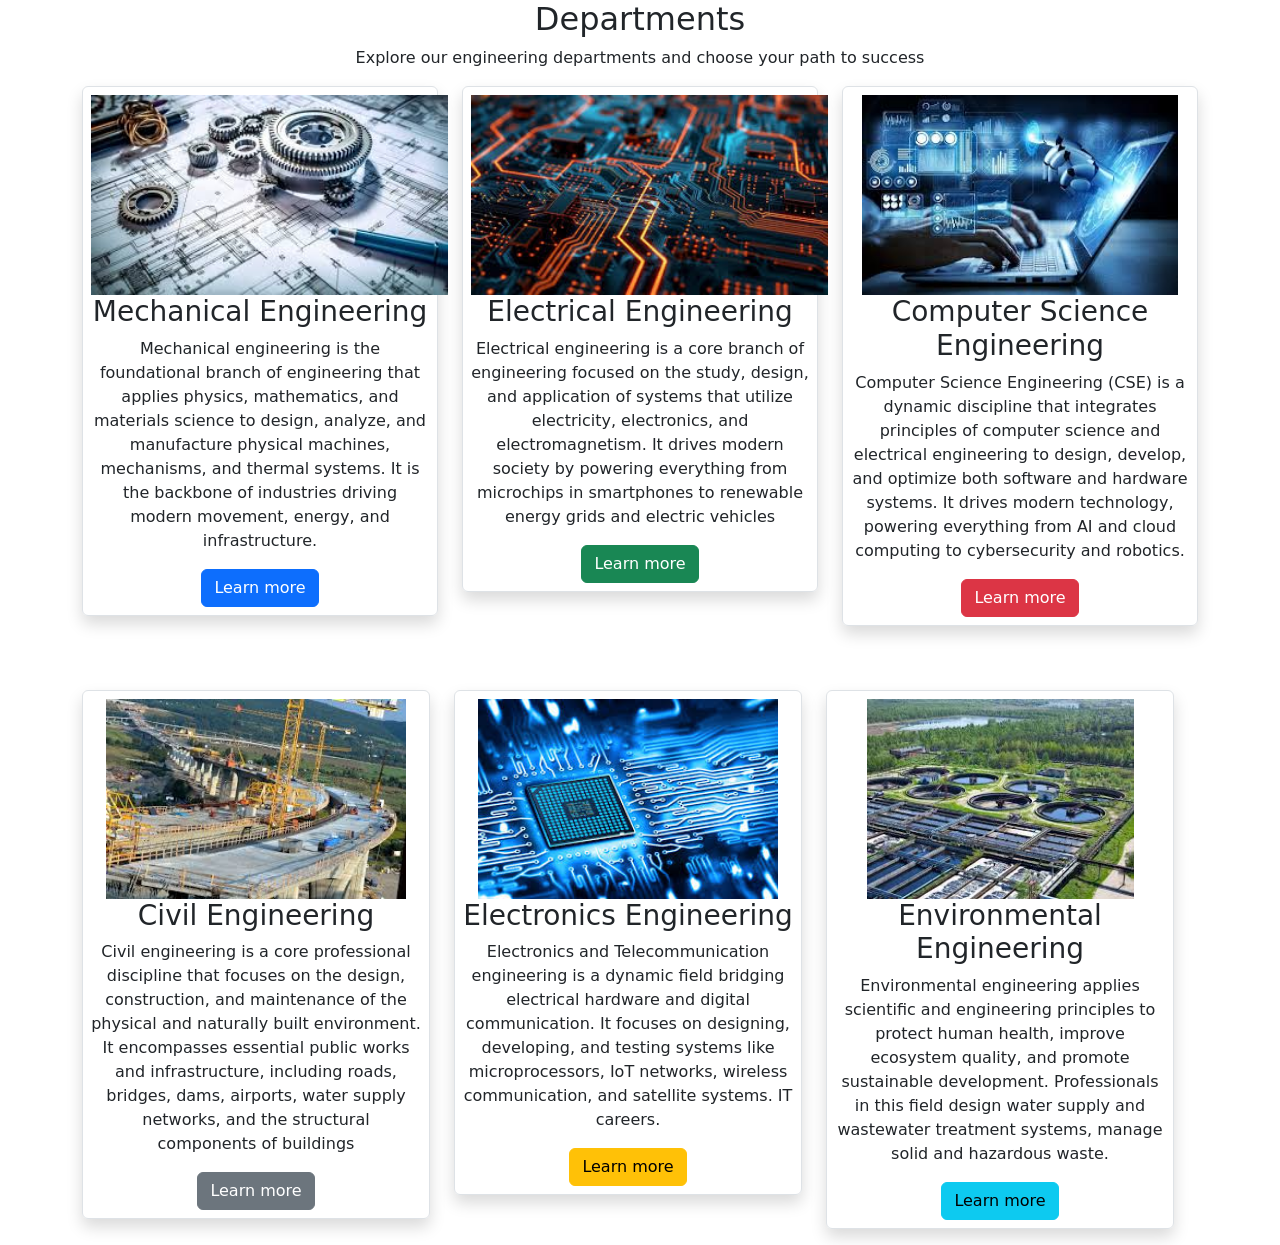
<file: Department.html>
<!DOCTYPE html>
<html lang="en">

<head>
    <meta charset="UTF-8">
    <meta name="viewport" content="width=device-width, initial-scale=1.0">
    <title>Document</title>
    <!-- Latest compiled and minified CSS -->
    <link href="https://cdn.jsdelivr.net/npm/bootstrap@5.3.8/dist/css/bootstrap.min.css" rel="stylesheet">

    <!-- Latest compiled JavaScript -->
    <script src="https://cdn.jsdelivr.net/npm/bootstrap@5.3.8/dist/js/bootstrap.bundle.min.js"></script>

</head>

<body>
    <center>
        <h2>Departments</h2>
        <p>Explore our engineering departments and choose your path to success</p>
    </center>

    <div class="container">
        <div class="row">


            <div class="col-lg-4 mb-3">
                <div class="border p-2 text-center shadow rounded">
                    <img src="image/mech.jpg" height="200">
                    <h3>Mechanical Engineering</h3>
                    <p>Mechanical engineering is the foundational branch of engineering that applies physics,
                        mathematics, and materials science to design, analyze, and manufacture physical machines,
                        mechanisms, and thermal systems. It is the backbone of industries driving modern movement,
                        energy, and infrastructure.</p>
                        <button type="button" class="btn btn-primary" class="btn btn-link">Learn more</button>
            

                </div>
            </div>
            <div class="col-lg-4 mb-3">
                <div class="border p-2 text-center shadow rounded">
                    <img src="image/electrical.jpg" height="200">
                    <h3>Electrical Engineering</h3>
                    <p>Electrical engineering is a core branch of engineering focused on the study, design, and
                        application of systems that utilize electricity, electronics, and electromagnetism. It drives
                        modern society by powering everything from microchips in smartphones to renewable energy grids
                        and electric vehicles</p>
                        <button type="button"  class="btn btn-success" class="btn btn-link">Learn more</button>
                        

                </div>
            </div>
            <div class="col-lg-4 mb-3">
                <div class="border p-2 text-center shadow rounded">
                    <img src="image/comp.jpg" height="200">
                    <h3>Computer Science Engineering</h3>
                    <p>Computer Science Engineering (CSE) is a dynamic discipline that integrates principles of computer
                        science and electrical engineering to design, develop, and optimize both software and hardware
                        systems. It drives modern technology, powering everything from AI and cloud computing to
                        cybersecurity and robotics.</p>
                        <button type="button"  class="btn btn-danger" class="btn btn-link">Learn more</button>
                         

                </div>
            </div>
            <div class="row mt-5">
                <div class="col-lg-4 mb-3">
                    <div class="border p-2 text-center shadow rounded">
                        <img src="image/civil.jpg" height="200">
                        <h3>Civil Engineering</h3>
                        <p>Civil engineering is a core professional discipline that focuses on the design, construction,
                            and maintenance of the physical and naturally built environment. It encompasses essential
                            public works and infrastructure, including roads, bridges, dams, airports, water supply
                            networks, and the structural components of buildings</p>
                            <button type="button"  class="btn btn-secondary"  class="btn btn-link">Learn more</button>
                            

                    </div>
                </div>
                <div class="col-lg-4 mb-3">
                    <div class="border p-2 text-center shadow rounded">
                        <img src="image/ej.jpg" height="200">
                        <h3>Electronics Engineering</h3>
                        <p>Electronics and Telecommunication engineering is a dynamic field bridging electrical
                            hardware and digital communication. It focuses on designing, developing, and testing systems
                            like microprocessors, IoT networks, wireless communication, and satellite systems. IT
                            careers.</p>
                             <button type="button"  class="btn btn-warning" class="btn btn-link">Learn more</button>


                    </div>
                </div>
                <div class="col-lg-4 mb-3">
                    <div class="border p-2 text-center shadow rounded">
                        <img src="image/environment.jpg" height="200">
                        <h3>Environmental Engineering</h3>
                        <p>Environmental engineering applies scientific and engineering principles to protect human
                            health, improve ecosystem quality, and promote sustainable development. Professionals in
                            this field design water supply and wastewater treatment systems, manage solid and hazardous
                            waste. </p>
                             <button type="button"  class="btn btn-info" class="btn btn-link">Learn more</button>

                    </div>
                </div>
            </div>
        </div>
    </div>
</body>

</html>
</file>
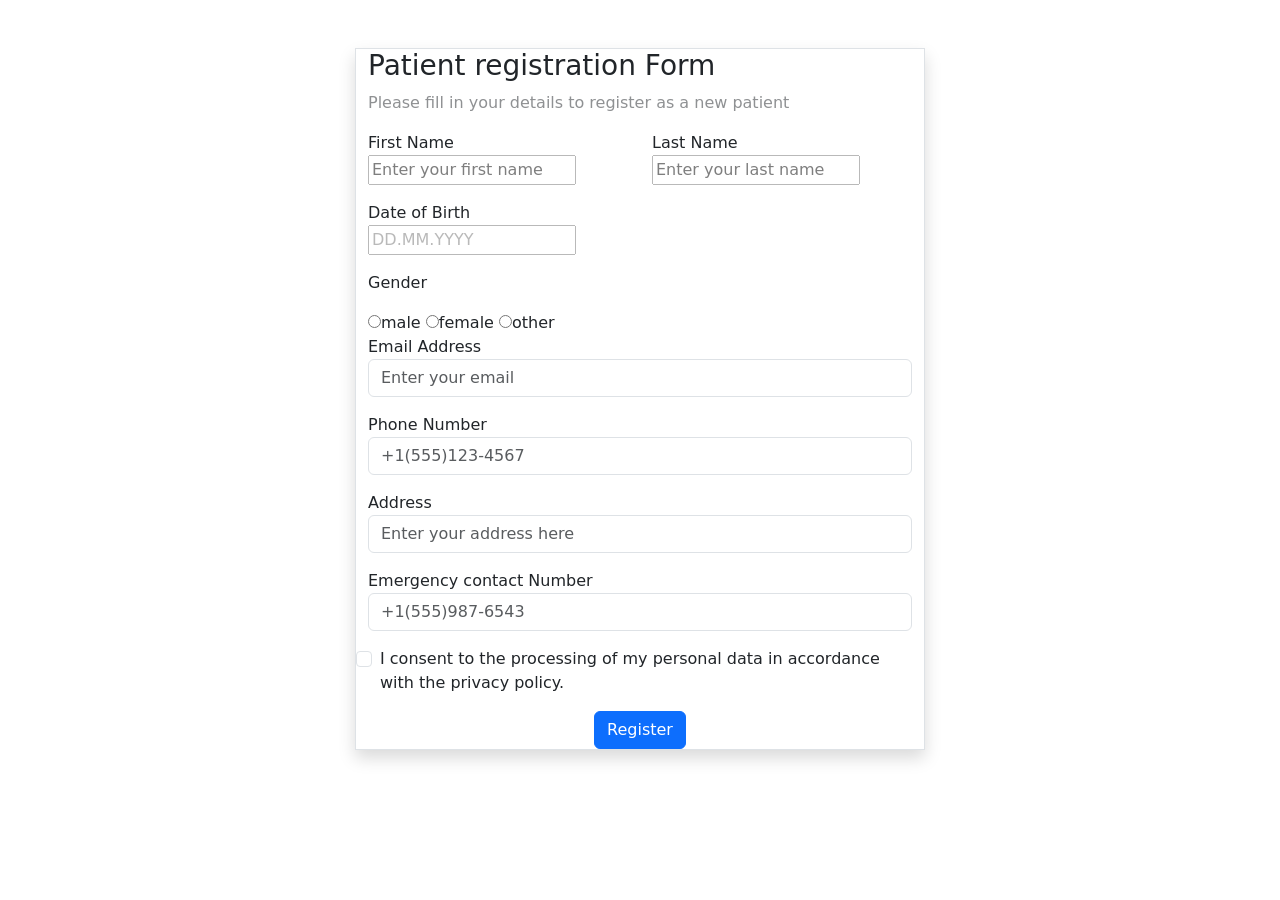
<file: patient.html>
<!DOCTYPE html>
<html lang="en">

<head>
    <meta charset="UTF-8">
    <meta name="viewport" content="width=device-width, initial-scale=1.0">
    <title>Document</title>
    <!-- Latest compiled and minified CSS -->
    <link href="https://cdn.jsdelivr.net/npm/bootstrap@5.3.8/dist/css/bootstrap.min.css" rel="stylesheet">

    <!-- Latest compiled JavaScript -->
    <script src="https://cdn.jsdelivr.net/npm/bootstrap@5.3.8/dist/js/bootstrap.bundle.min.js"></script>
    <style>
        .blur {
            opacity: 0.5;
        }
    </style>
</head>

<body>
    <div class="container">
        <div class="row justify-content-center mt-5">
            <div class="col-lg-6 shadow border">
                <h3>Patient registration Form</h3>
                <p class="blur">Please fill in your details to register as a new patient</p>
                <form action="">
                    <div class="row">
                        <div class="col-lg-6 mb-3">
                            <label for="">First Name</label>
                            <input type="text" class="blur" value="Enter your first name" name="" id="" class="form-control">
                        </div>
                        <div class="col-lg-6  mb-3">
                            <label for="">Last Name</label>
                            <input type="text" class="blur" value="Enter your last name" name="" id="" class="form-control">
                        </div>

                        <div class="col-lg-6 mb-3">
                            <label for="">Date of Birth</label>
                            <input type="number" class="blur" value="DD.MM.YYYY" name="" id="" class="form-control" placeholder="DD.MM.YYYY">
                        </div>
                         <div class="col-lg-12 mb-3">
                        <tr>
                            <td>
                                <label for="">Gender</label>
                            </td>
                        </div>
                        <div>
                        
                            <td>
                                <input type="radio" name="Gender">male
                                <input type="radio" name="Gender">female
                                <input type="radio" name="Gender">other
                            </td>
                        </tr>
                    
                        </div>
                        <div class="col-lg-12  mb-3">
                            <label for="">Email Address</label>
                            <input type="email" name="" id="" class="form-control" placeholder="Enter your email">
                        </div>

                        <div class="col-lg-12  mb-3">
                            <label for="">Phone Number</label>
                            <input type="number" name="" id="" class="form-control" placeholder="+1(555)123-4567">
                        </div> 

                         <div class="col-lg-12  mb-3">
                            <label for=""> Address</label>
                            <input type="text" name="" id="" class="form-control" placeholder="Enter your address here">
                        </div>
                        
                          <div class="col-lg-12  mb-3">
                            <label for="">Emergency contact Number</label>
                            <input type="number" name="" id="" class="form-control" placeholder="+1(555)987-6543">
                        </div> 

                        <div class="mb-3 form-check">
                            <input type="checkbox" class="form-check-input" id="remember">
                            <label class="form-check-label" for="remember">
                               I consent to the processing of my personal data in accordance with the privacy policy.
                            </label>
                        </div>

                        <div>
                            <center><button type="button" class="btn btn-primary">Register</button></center>
                        </div>
                    </div>

                </form>
            </div>
        </div>
    </div>
</body>

</html>
</file>
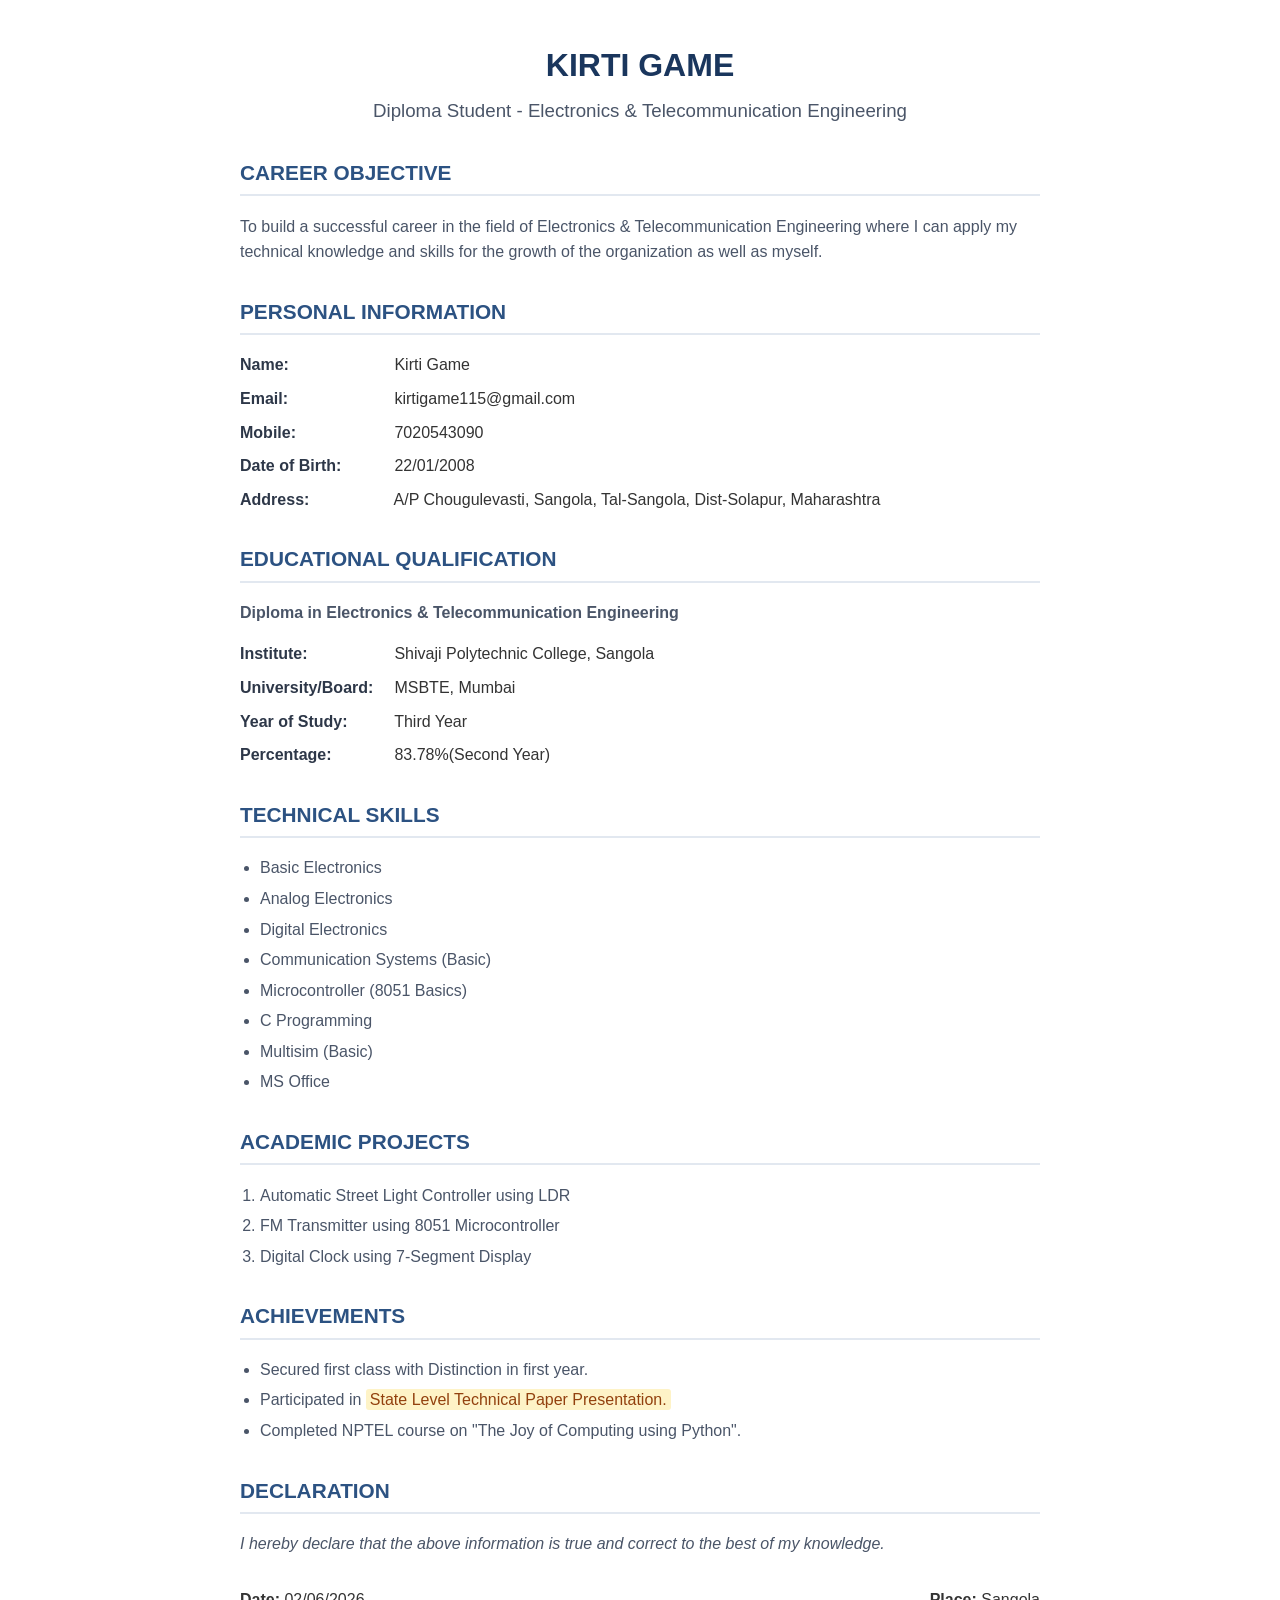
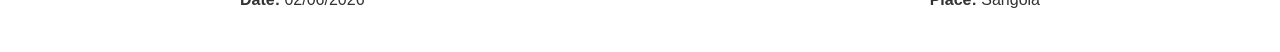
<file: Resume.html>
<!DOCTYPE html>
<html lang="en">

<head>
    <meta charset="UTF-8">
    <meta name="viewport" content="width=device-width, initial-scale=1.0">
    <title>Document</title>
    <style>
        body {
            font-family: 'Segoe UI', Tahoma, Geneva, Verdana, sans-serif;
            line-height: 1.6;
            margin: 40px auto;
            max-width: 800px;
            color: #333;
            padding: 0 20px;
        }
        header {
            text-align: center;
            margin-bottom: 20px;
        }
        h1 {
            margin: 0 0 5px 0;
            color: #1a365d;
            text-transform: uppercase;
        }
        h3 {
            margin: 0;
            color: #4a5568;
            font-weight: 500;
        }
        h2 {
            color: #2c5282;
            border-bottom: 2px solid #e2e8f0;
            padding-bottom: 5px;
            margin-top: 30px;
            font-size: 1.3rem;
            text-transform: uppercase;
        }
        p, li {
            font-size: 1rem;
            color: #4a5568;
        }
        ul, ol {
            padding-left: 20px;
        }
        li {
            margin-bottom: 5px;
        }
        .info-group {
            margin-bottom: 8px;
        }
        .info-label {
            font-weight: bold;
            display: inline-block;
            width: 150px;
            color: #2d3748;
        }
        .declaration {
            margin-top: 15px;
            font-style: italic;
        }
        .footer-info {
            margin-top: 30px;
            display: flex;
            justify-content: space-between;
        }
        mark {
            background-color: #fef3c7;
            color: #92400e;
            padding: 2px 4px;
            border-radius: 3px;
        }
    </style>
</head>

<body>
   <header>
        <h1>Kirti Game</h1>
        <h3>Diploma Student - Electronics & Telecommunication Engineering</h3>
    </header>

    <h2>Career Objective</h2>
    <p>To build a successful career in the field of Electronics & Telecommunication Engineering where I can apply my technical knowledge and skills for the growth of the organization as well as myself.</p>

    <h2>Personal Information</h2>
    <div class="info-group"><span class="info-label">Name:</span> Kirti Game</div>
    <div class="info-group"><span class="info-label">Email:</span> kirtigame115@gmail.com</div>
    <div class="info-group"><span class="info-label">Mobile:</span> 7020543090</div>
    <div class="info-group"><span class="info-label">Date of Birth:</span> 22/01/2008</div>
    <div class="info-group"><span class="info-label">Address:</span> A/P Chougulevasti, Sangola, Tal-Sangola, Dist-Solapur, Maharashtra</div>

    <h2>Educational Qualification</h2>
    <p><strong>Diploma in Electronics & Telecommunication Engineering</strong></p>
    <div class="info-group"><span class="info-label">Institute:</span> Shivaji Polytechnic College, Sangola</div>
    <div class="info-group"><span class="info-label">University/Board:</span> MSBTE, Mumbai</div>
    <div class="info-group"><span class="info-label">Year of Study:</span> Third Year</div>
    <div class="info-group"><span class="info-label">Percentage:</span> 83.78%(Second Year)</div>

    <h2>Technical Skills</h2>
    <ul>
        <li>Basic Electronics</li>
        <li>Analog Electronics</li>
        <li>Digital Electronics</li>
        <li>Communication Systems (Basic)</li>
        <li>Microcontroller (8051 Basics)</li>
        <li>C Programming</li>
        <li>Multisim (Basic)</li>
        <li>MS Office</li>
    </ul>

    <h2>Academic Projects</h2>
    <ol>
        <li>Automatic Street Light Controller using LDR</li>
        <li>FM Transmitter using 8051 Microcontroller</li>
        <li>Digital Clock using 7-Segment Display</li>
    </ol>

    <h2>Achievements</h2>
    <ul>
        <li>Secured first class with Distinction in first year.</li>
        <li>Participated in <mark>State Level Technical Paper Presentation.</mark></li>
        <li>Completed NPTEL course on "The Joy of Computing using Python".</li>
    </ul> 

    <h2>Declaration</h2>
    <p class="declaration">I hereby declare that the above information is true and correct to the best of my knowledge.</p>

    <div class="footer-info">
        <div><strong>Date:</strong> 02/06/2026</div>
        <div><strong>Place:</strong> Sangola</div>
    </div>                            
</body>
</html>
</file>
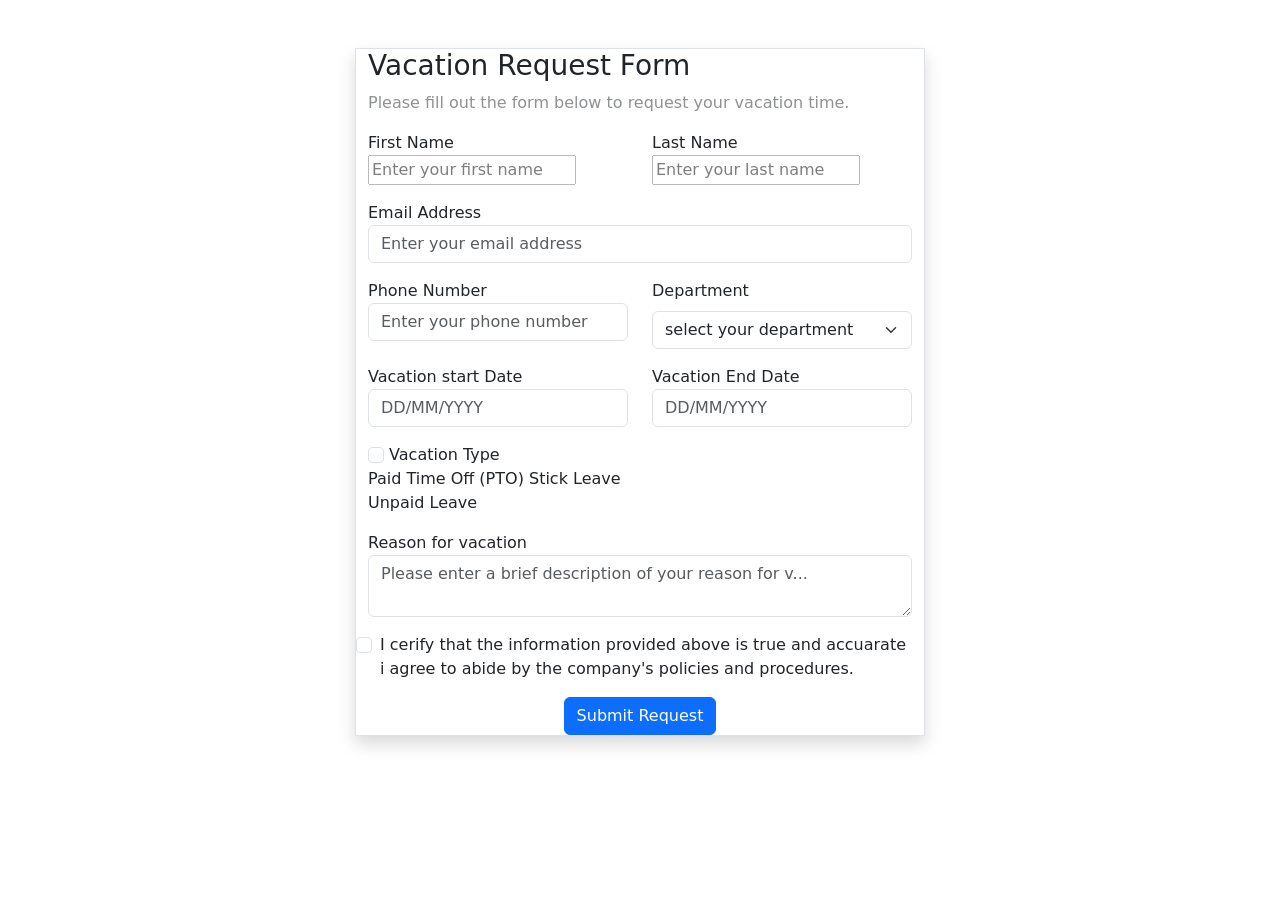
<file: vacation.html>
<!DOCTYPE html>
<html lang="en">

<head>
    <meta charset="UTF-8">
    <meta name="viewport" content="width=device-width, initial-scale=1.0">
    <title>Document</title>
    <!-- Latest compiled and minified CSS -->
    <link href="https://cdn.jsdelivr.net/npm/bootstrap@5.3.8/dist/css/bootstrap.min.css" rel="stylesheet">

    <!-- Latest compiled JavaScript -->
    <script src="https://cdn.jsdelivr.net/npm/bootstrap@5.3.8/dist/js/bootstrap.bundle.min.js"></script>
    <style>
        .blur {
            opacity: 0.5;
        }
    </style>
</head>

<body>
    <div class="container">
        <div class="row justify-content-center mt-5">
            <div class="col-lg-6 shadow border">
                <h3>Vacation Request Form</h3>
                <p class="blur">Please fill out the form below to request your vacation time.</p>
                <form action="">
                    <div class="row">
                        <div class="col-lg-6 mb-3">
                            <label for="">First Name</label>
                            <input type="text" class="blur" value="Enter your first name" name="" id=""
                                class="form-control">
                        </div>
                        <div class="col-lg-6  mb-3">
                            <label for="">Last Name</label>
                            <input type="text" class="blur" value="Enter your last name" name="" id=""
                                class="form-control">
                        </div>
                        <div class="col-lg-12  mb-3">
                            <label for="">Email Address</label>
                            <input type="email" name="" id="" class="form-control"
                                placeholder="Enter your email address">
                        </div>
                        <div class="col-lg-6  mb-3">
                            <label for="">Phone Number</label>
                            <input type="number" name="" id="" class="form-control"
                                placeholder="Enter your phone number">
                        </div>

                        <div class="col-lg-6  mb-3">
                            <label class="form-label">Department</label>
                            <select class="form-select">
                                <option value="">select your department</option>
                                <option>Electronics and Telecommunication</option>
                                <option>computer</option>
                                <option>civil</option>
                                <option>Mechanical</option>
                                <option>Electrical</option>
                            </select>
                        </div>
                        <div class="col-lg-6  mb-3">
                            <label for="">Vacation start Date</label>
                            <input type="number" name="" id="" class="form-control" placeholder="DD/MM/YYYY">
                        </div>

                        <div class="col-lg-6  mb-3">
                            <label for="">Vacation End Date</label>
                            <input type="number" name="" id="" class="form-control" placeholder="DD/MM/YYYY">
                        </div>

                        <div class="col-lg-6  mb-3">
                            <input type="checkbox" class="form-check-input" id="remember">
                            <label for="">Vacation Type</label>

                            <label class="form-check-label" for="remember">Paid Time Off (PTO)</label>

                            <label class="form-check-label" for="remember"> Stick Leave</label>

                            <label class="form-check-label" for="remember">Unpaid Leave</label>
                        </div>


                        <div class="col-lg-12  mb-3">
                            <label for="">Reason for vacation</label>
                            <textarea type="number" name="" id="" class="form-control"
                                placeholder="Please enter a brief description of your reason for v..."></textarea>
                        </div>


                        <div class="mb-3 form-check">
                            <input type="checkbox" class="form-check-input" id="remember">
                            <label class="form-check-label" for="remember">
                                I cerify that the information provided above is true and accuarate i agree to
                                abide by the company's policies and procedures.
                            </label>
                        </div>

                        <div>
                            <center><button type="button" class="btn btn-primary">Submit Request</button></center>
                        </div>
                    </div>

                </form>
            </div>
        </div>
    </div>
</body>

</html>
</file>
